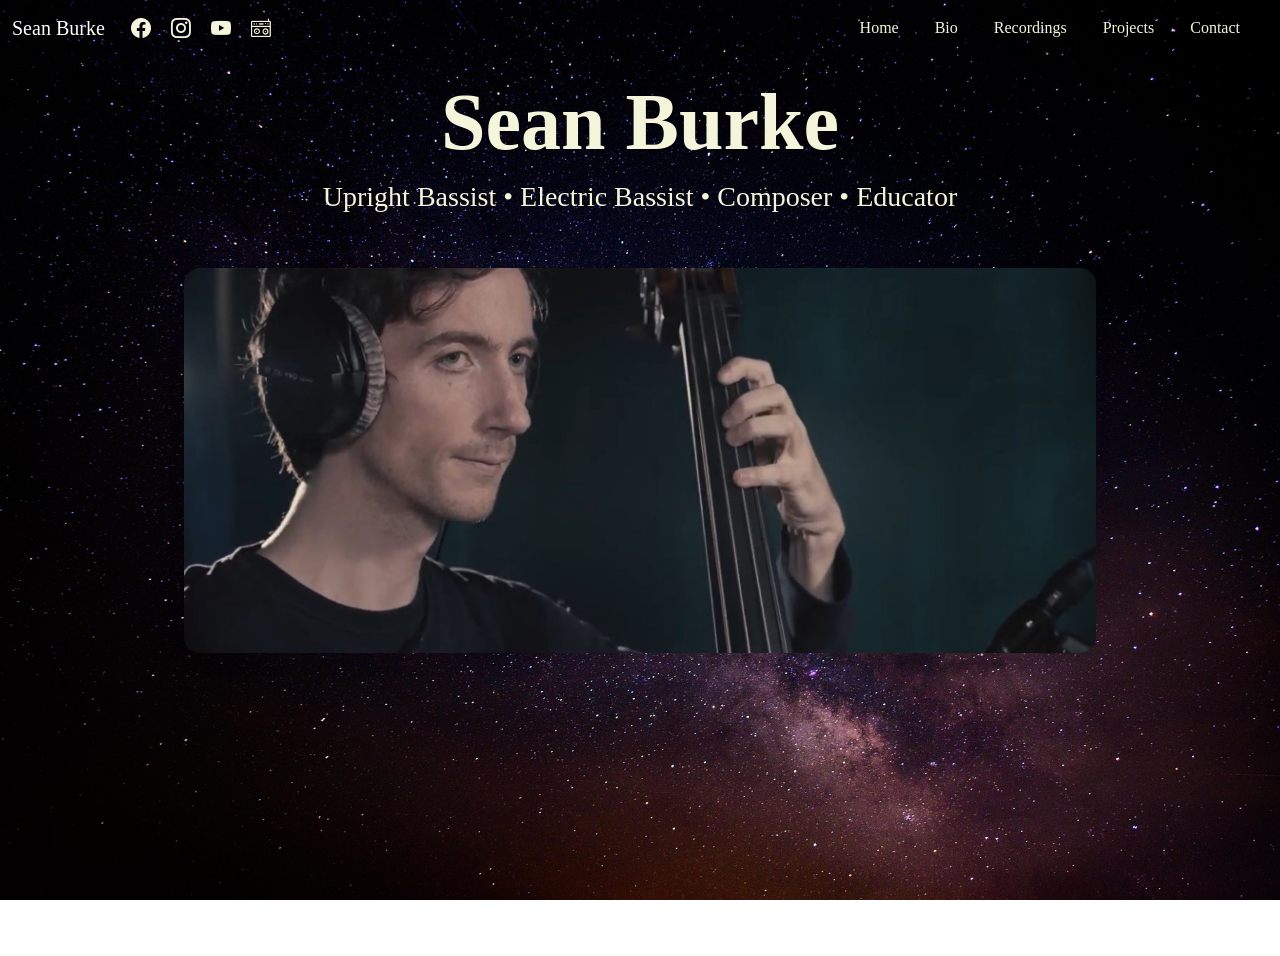
<file: index.html>
<!DOCTYPE html>
<html lang="en">

<head>
    <meta charset="UTF-8">
    <meta name="viewport" content="width=device-width, initial-scale=1.0">
    <title>Music</title>
    <link href="https://cdn.jsdelivr.net/npm/bootstrap@5.3.0/dist/css/bootstrap.min.css" rel="stylesheet">
    <link rel="stylesheet" href="https://cdn.jsdelivr.net/npm/bootstrap-icons@1.11.0/font/bootstrap-icons.css">
    <link rel="stylesheet" href="style.css">
</head>
<body>
    <div id="navbar-container"></div>
<main class="page container-fluid min-vh-100 d-flex flex-column align-items-center py-2">
  
  <div class="text-center mb-4">
    <h1 class="display-1 fw-bold">Sean Burke</h1>
    
    <h2 class="fs-3 opacity-100">
      Upright Bassist &bull; Electric Bassist &bull; Composer &bull; Educator
    </h2>
  </div>

  <div class="container">
    <div class="row justify-content-center">
      <div class="col-12 col-md-10 col-lg-10">
        <img src="images/03.jpg" 
             alt="Sean Burke" 
             class="img-fluid rounded-4 shadow opacity-90" 
             style="width: 100%; object-fit: cover;">
      </div>
    </div>
  </div>

</main>
    <script src="https://cdn.jsdelivr.net/npm/bootstrap@5.3.0/dist/js/bootstrap.bundle.min.js"></script>
    <script>
        fetch('navbar.html')
            .then(response => response.text())
            .then(data => document.getElementById('navbar-container').innerHTML = data);
    </script>
</body>
</file>
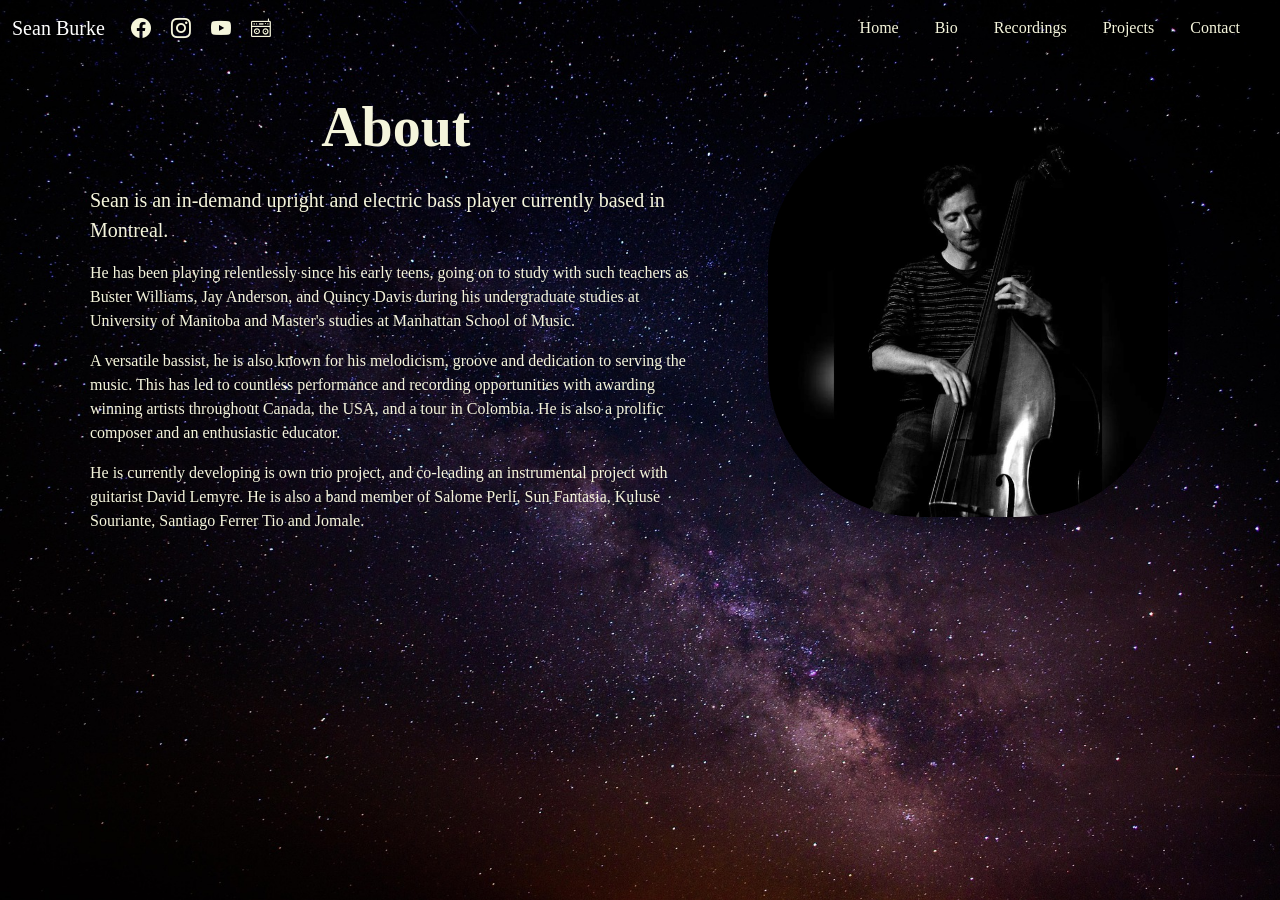
<file: bio.html>
<!DOCTYPE html>
<html lang="en">
<head>
    <meta charset="UTF-8">
    <meta name="viewport" content="width=device-width, initial-scale=1.0">
    <title>Bio</title>
    <link href="https://cdn.jsdelivr.net/npm/bootstrap@5.3.0/dist/css/bootstrap.min.css" rel="stylesheet">
    <link rel="stylesheet" href="https://cdn.jsdelivr.net/npm/bootstrap-icons@1.11.0/font/bootstrap-icons.css">
    <link rel="stylesheet" href="style.css">
</head>
<body>
    <div id="navbar-container"></div>
<main class="page py-2">
    <div class="container">
        <div class="row align-items-center">
            <div class="col-md-7 mb-4 mb-md-0">
                <div class="text-section">
                    <h1 class="display-4 fw-bold mb-4">About</h1>
                    <p class="lead">Sean is an in-demand upright and electric bass player currently based in Montreal.</p>
                    <p>He has been playing relentlessly since his early teens, going on to study with such teachers as Buster Williams, Jay Anderson, and Quincy Davis during his undergraduate studies at University of Manitoba and Master's studies at Manhattan School of Music.</p>
                    <p>A versatile bassist, he is also known for his melodicism, groove and dedication to serving the music. This has led to countless performance and recording opportunities with awarding winning artists throughout Canada, the USA, and a tour in Colombia. He is also a prolific composer and an enthusiastic educator.</p>
                    <p>He is currently developing is own trio project, and co-leading an instrumental project with guitarist David Lemyre. He is also a band member of Salome Perli, Sun Fantasia, Kuluse Souriante, Santiago Ferrer Tio and Jomale.</p>
                </div>
            </div>

            <div class="col-md-5">
                <div class="bio-image">
                    <img src="images/image_me.jpg" class="img-fluid rounded-7 shadow" alt="Sean playing bass">
                </div>
            </div>
        </div>
    </div>
</main>
        <script src="https://cdn.jsdelivr.net/npm/bootstrap@5.3.0/dist/js/bootstrap.bundle.min.js"></script>
    <script>
        fetch('navbar.html')
            .then(response => response.text())
            .then(data => document.getElementById('navbar-container').innerHTML = data);
    </script>
</body>
</html>
</file>
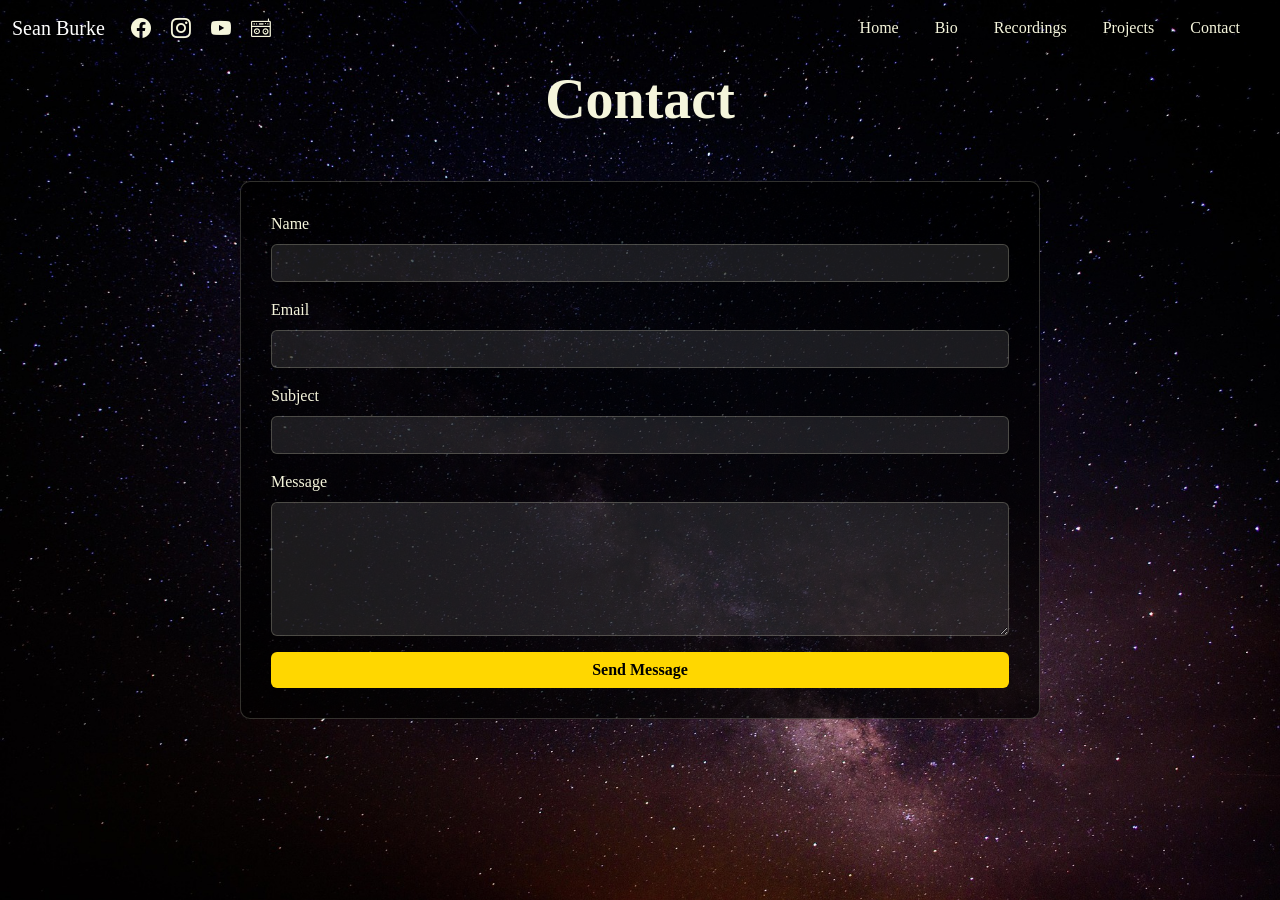
<file: contact.html>
<!DOCTYPE html>
<html lang="en">

<head>
    <meta charset="UTF-8">
    <meta name="viewport" content="width=device-width, initial-scale=1.0">
    <title>Music</title>
    <link href="https://cdn.jsdelivr.net/npm/bootstrap@5.3.0/dist/css/bootstrap.min.css" rel="stylesheet">
    <link rel="stylesheet" href="https://cdn.jsdelivr.net/npm/bootstrap-icons@1.11.0/font/bootstrap-icons.css">
    <link rel="stylesheet" href="style.css">
</head>
<body>
    <div id="navbar-container"></div>
     <main class="page">
   <h1 class="display-4 fw-bold mb-4">Contact</h1>
    
    <div class="container-fluid mt-5 col-12">
        <div class="form-wrapper">
                <form action="https://api.web3forms.com/submit" method="POST" class="contact-form">
                    <input type="hidden" name="access_key" value="126a3fd7-36ae-4f5d-b8cd-4f03a2632bde">
                    
                    <div class="mb-3">
                        <label for="name" class="form-label">Name</label>
                        <input type="text" name="name" class="form-control" id="name" required>
                    </div>
                    
                    <div class="mb-3">
                        <label for="email" class="form-label">Email</label>
                        <input type="email" name="email" class="form-control" id="email" required>
                    </div>
                    
                    <div class="mb-3">
                        <label for="subject" class="form-label">Subject</label>
                        <input type="text" name="subject" class="form-control" id="subject">
                    </div>
                    
                    <div class="mb-3">
                        <label for="message" class="form-label">Message</label>
                        <textarea name="message" class="form-control" id="message" rows="5" required></textarea>
                    </div>
                    
                    <button type="submit" class="btn btn-primary w-100">Send Message</button>
                </form>
            </div>
    </main>
    <script src="https://cdn.jsdelivr.net/npm/bootstrap@5.3.0/dist/js/bootstrap.bundle.min.js"></script>
    <script>
        // Load navbar
        fetch('navbar.html')
            .then(response => response.text())
            .then(data => document.getElementById('navbar-container').innerHTML = data);
    </script>
</body>
</file>
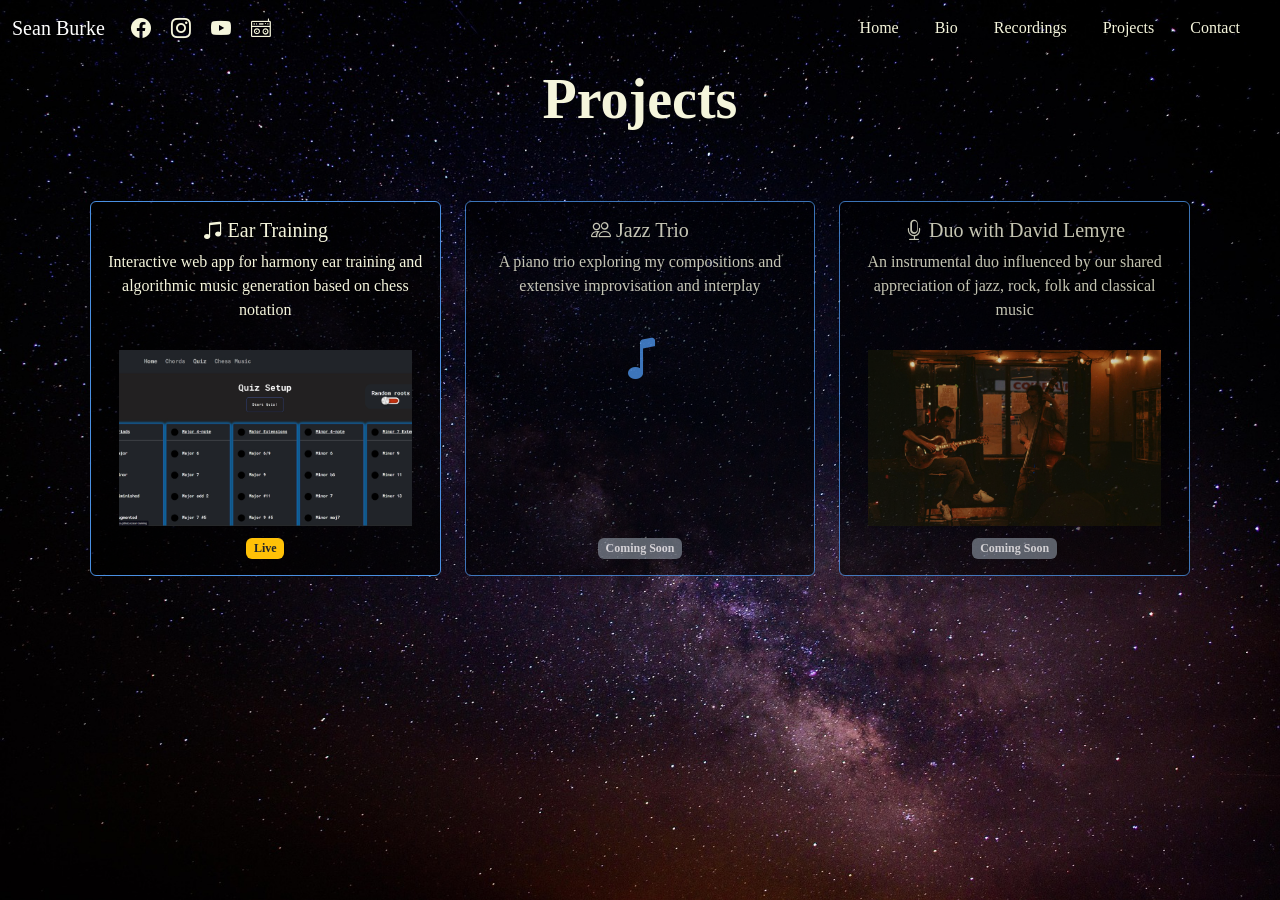
<file: projects.html>
<!DOCTYPE html>
<html lang="en">

<head>
    <meta charset="UTF-8">
    <meta name="viewport" content="width=device-width, initial-scale=1.0">
    <title>Music</title>
    <link href="https://cdn.jsdelivr.net/npm/bootstrap@5.3.0/dist/css/bootstrap.min.css" rel="stylesheet">
    <link rel="stylesheet" href="https://cdn.jsdelivr.net/npm/bootstrap-icons@1.11.0/font/bootstrap-icons.css">
    <link rel="stylesheet" href="style.css">
</head>
<body>
    <div id="navbar-container"></div>
     <main class="page">
    <h1 class="display-4 fw-bold mb-4">Projects</h1>
    <div class="container mt-5">
        <div class="row g-4">
            <div class="col-md-6 col-lg-4">
                <a href="https://seaneaburke.github.io/ear-training/" target="_blank" style="text-decoration: none;">
                    <div class="card h-100 project-card">
                        
                        <div class="card-body">
                            <h5 class="card-title"><i class="bi bi-music-note-beamed"></i> Ear Training</h5>
                            <p class="card-text">Interactive web app for harmony ear training and algorithmic music generation based on chess notation</p>
                            <img src="images/eartraining_screenshot.jpg" class="card-img-top" alt="Ear Training">
                            <span class="badge bg-warning text-dark">Live</span>
                        </div>
                    </div>
                </a>
            </div>

            <div class="col-md-6 col-lg-4">
                <div class="card h-100 project-card project-card-disabled">
                    
                    <div class="card-body">
                        <h5 class="card-title"><i class="bi bi-people"></i> Jazz Trio</h5>
                        <p class="card-text">A piano trio exploring my compositions and extensive improvisation and interplay </p>
                        <i class="bi bi-music-note card-icon"></i>
                        <span class="badge bg-secondary">Coming Soon</span>
                    </div>
                </div>
            </div>

            <div class="col-md-6 col-lg-4">
                <div class="card h-100 project-card project-card-disabled">
                    <div class="card-body">
                        <h5 class="card-title"><i class="bi bi-mic"></i> Duo with David Lemyre</h5>
                        <p class="card-text">An instrumental duo influenced by our shared appreciation of jazz, rock, folk and classical music</p>
                        <img src="images/david and i.jpg" class="card-img-bottom" alt="Duo with David Lemyre">
                        <span class="badge bg-secondary">Coming Soon</span>
                    </div>
                    
                </div>
            </div>
        </div>
    </div>
</main>
    <script src="https://cdn.jsdelivr.net/npm/bootstrap@5.3.0/dist/js/bootstrap.bundle.min.js"></script>
    <script>
        fetch('navbar.html')
            .then(response => response.text())
            .then(data => document.getElementById('navbar-container').innerHTML = data);
    </script>
</body>
</file>
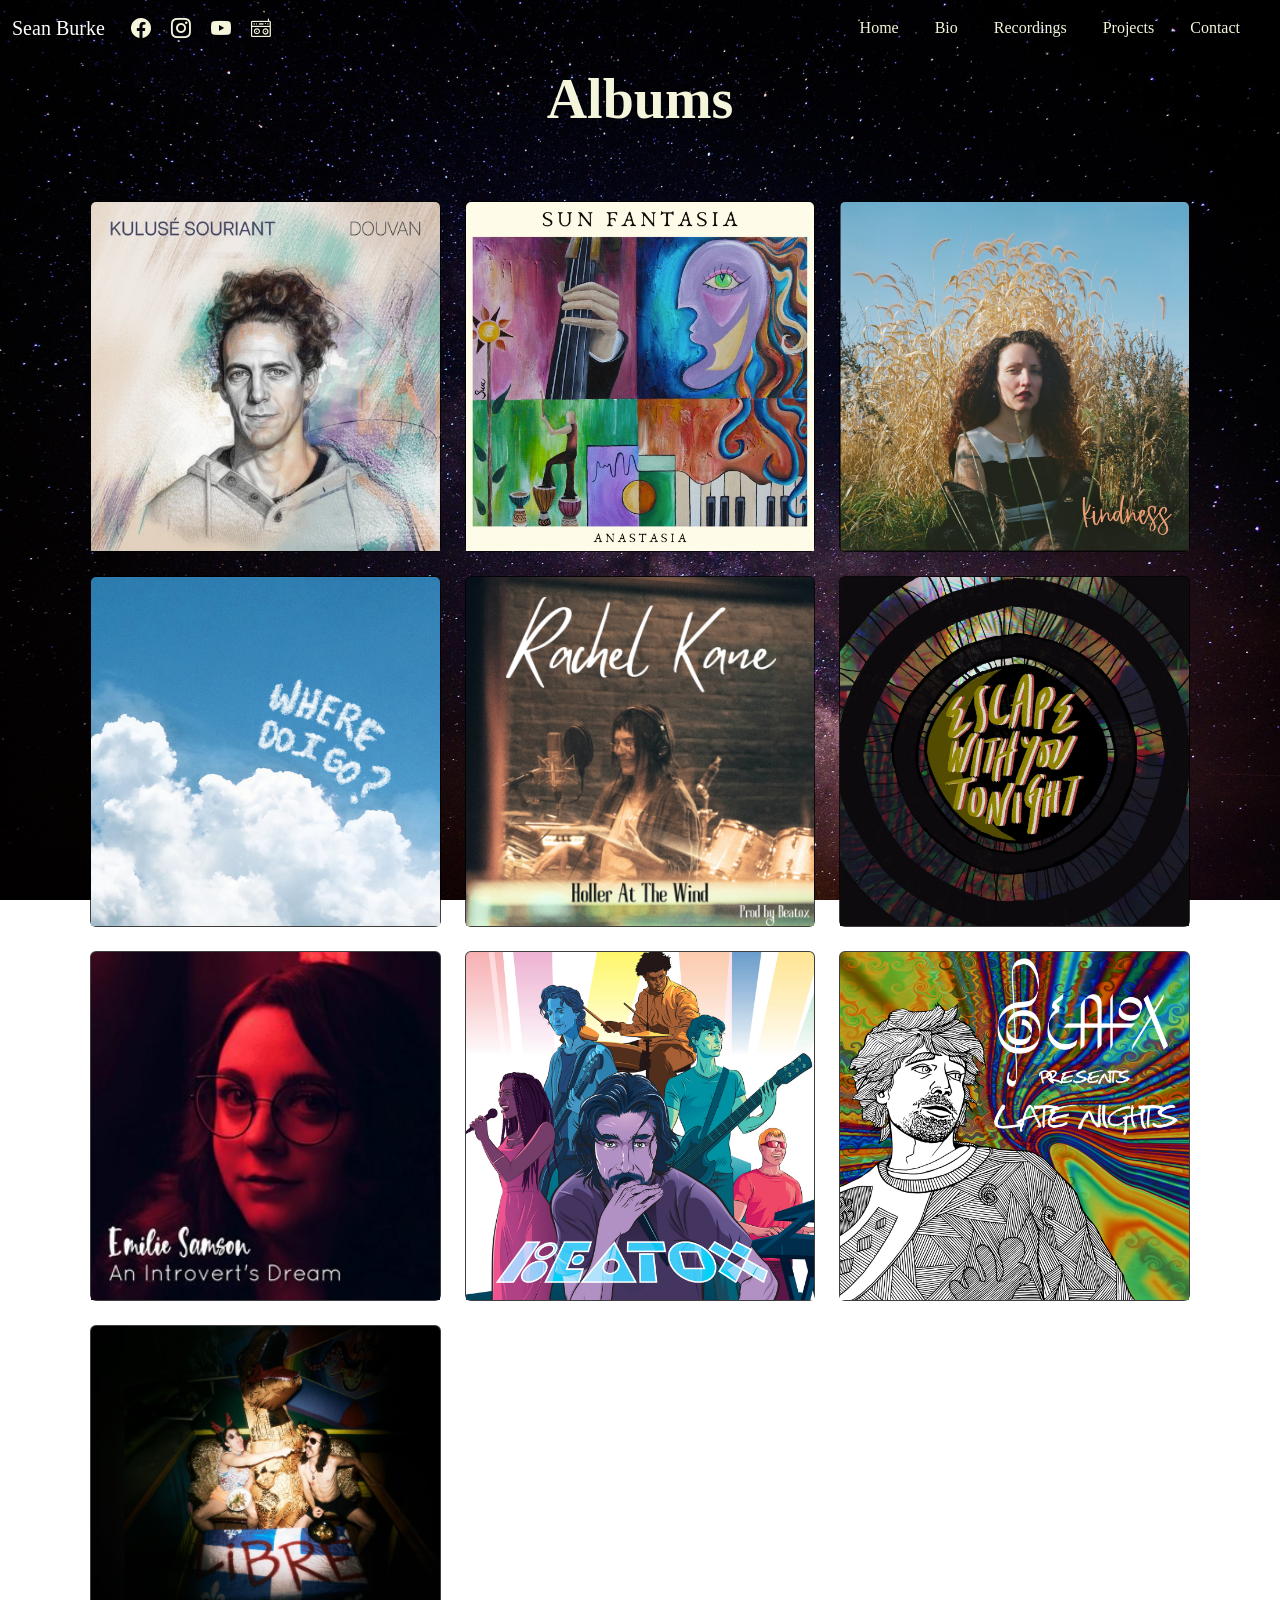
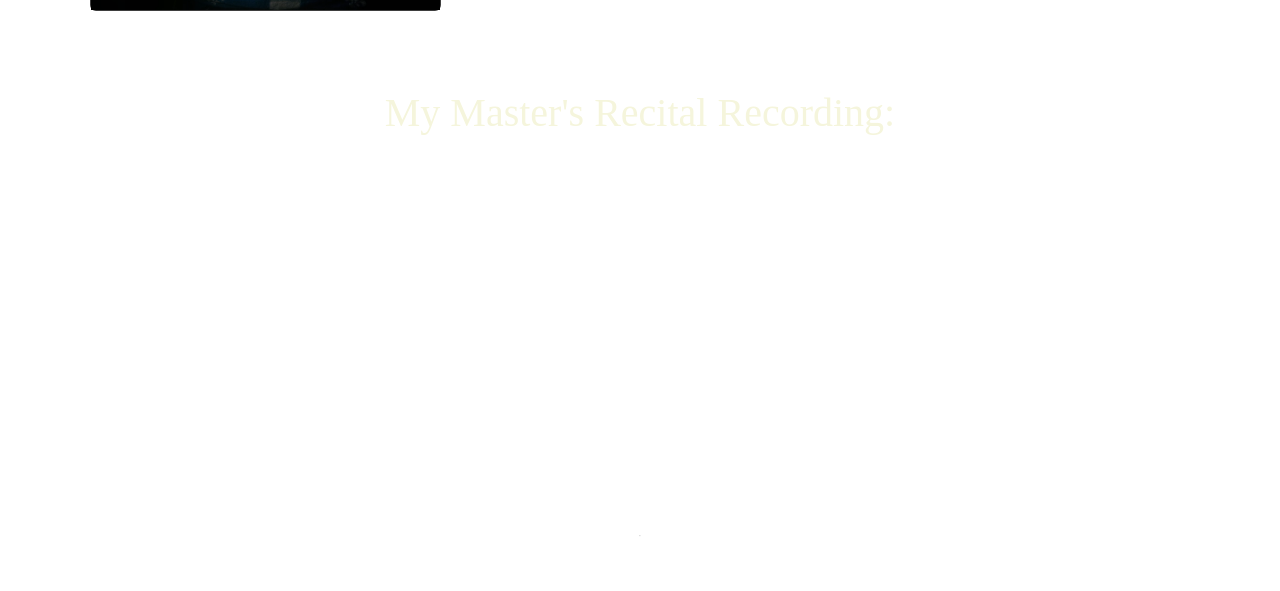
<file: recordings.html>
<!DOCTYPE html>
<html lang="en">

<head>
    <meta charset="UTF-8">
    <meta name="viewport" content="width=device-width, initial-scale=1.0">
    <title>Music</title>
    <link href="https://cdn.jsdelivr.net/npm/bootstrap@5.3.0/dist/css/bootstrap.min.css" rel="stylesheet">
    <link rel="stylesheet" href="https://cdn.jsdelivr.net/npm/bootstrap-icons@1.11.0/font/bootstrap-icons.css">
    <link rel="stylesheet" href="style.css">
</head>
<body>
    <div id="navbar-container"></div>
     <main class="page">
    <h1 class="display-4 fw-bold mb-4">Albums</h1>
     <div class="container mt-5">        
        <div class="row g-4">
               <div class="col-md-6 col-lg-4">
                <a href="https://www.kulusesouriant.com/en/douvan/" style="text-decoration: none;">
                    <div class="card h-100 album-card">
                        <img src="images/kuluse.jpg" class="card-img-top" alt="Douvan">

                    </div>
                </a>
            </div>
            <div class="col-md-6 col-lg-4">
                <a href="https://sunfantasia.bandcamp.com/album/anastasia-2" style="text-decoration: none;">
                    <div class="card h-100 album-card">
                        <img src="images/anastasia.jpg" class="card-img-top" alt="Anastasia">

                    </div>
                </a>
            </div>

            <div class="col-md-6 col-lg-4">
                <a href="https://salomeperli.bandcamp.com/track/kindness-extended-version" style="text-decoration: none;">
                    <div class="card h-100 album-card">
                        <img src="images/kindness.jpg" class="card-img-top" alt="Kindness">

                    </div>
                </a>
            </div>

            <div class="col-md-6 col-lg-4">
                <a href="https://dreaxu.bandcamp.com/album/where-do-i-go" style="text-decoration: none;">
                    <div class="card h-100 album-card">
                        <img src="images/wheredoigo.jpg" class="card-img-top" alt="Where Do I Go">

                    </div>
                </a>
            </div>

            <div class="col-md-6 col-lg-4">
                <a href="https://open.spotify.com/album/5uVlgnnB0IRyFztFKxvRkx" style="text-decoration: none;">
                    <div class="card h-100 album-card">
                        <img src="images/rachelkane.png" class="card-img-top" alt="Where Do I Go">

                    </div>
                </a>
            </div>

            <div class="col-md-6 col-lg-4">
                <a href="https://beatox.bandcamp.com/track/escape-with-you-tonight-feat-kehlsea" style="text-decoration: none;">
                    <div class="card h-100 album-card">
                        <img src="images/escape.jpg" class="card-img-top" alt="Where Do I Go">

                    </div>
                </a>
            </div>

            <div class="col-md-6 col-lg-4">
                <a href="https://open.spotify.com/album/6Cg1265MZFfyKNJVvNM02s" style="text-decoration: none;">
                    <div class="card h-100 album-card">
                        <img src="images/Emilie-Samson-An-Introverts-Dream-CD-Cover.jpg" class="card-img-top" alt="Where Do I Go">

                    </div>
                </a>
            </div>

            <div class="col-md-6 col-lg-4">
                <a href="https://beatox.bandcamp.com/album/beatox-experiment" style="text-decoration: none;">
                    <div class="card h-100 album-card">
                        <img src="images/beatoxexperiment.jpg" class="card-img-top" alt="Where Do I Go">

                    </div>
                </a>
            </div>

            <div class="col-md-6 col-lg-4">
                <a href="https://beatox.bandcamp.com/album/late-nights" style="text-decoration: none;">
                    <div class="card h-100 album-card">
                        <img src="images/latenights.jpg" class="card-img-top" alt="Where Do I Go">
       
                    </div>
                </a>
            </div>

                        <div class="col-md-6 col-lg-4">
                <a href="https://www.youtube.com/watch?v=0Sa9GQddnag" style="text-decoration: none;">
                    <div class="card h-100 album-card">
                        <img src="images/quebeclibre.png" class="card-img-top" alt="Where Do I Go">
       
                    </div>
                </a>
            </div>
        </div>
    </div>
<div class="container-fluid d-flex flex-column align-items-center mt-5 mb-5">
    
    <div class="row w-100 justify-content-center">
        <div class="col-12 col-md-8 text-center">
            
            <h1 class="mb-4">My Master's Recital Recording:</h1>
            
            <div class="mx-auto" style="max-width: 900px;">
                <iframe 
                    width="100%" 
                    height="360" 
                    scrolling="no" 
                    frameborder="yes" 
                    allow="autoplay" 
                    src="https://w.soundcloud.com/player/?url=https%3A//api.soundcloud.com/playlists/soundcloud%253Aplaylists%253A1239106585&color=%23ff9900&auto_play=false&hide_related=false&show_comments=true&show_user=true&show_reposts=false&show_teaser=true">
                </iframe>
            </div>
                        
            <div style="font-size: 10px; color: #cccccc; line-break: anywhere; word-break: normal; overflow: hidden; white-space: nowrap; text-overflow: ellipsis; font-family: Interstate, Lucida Grande, Lucida Sans Unicode, Lucida Sans, Garuda, Verdana, Tahoma, sans-serif; font-weight: 100;">
                <a href="https://soundcloud.com/seanbass" title="SeanBass" target="_blank" style="color: #cccccc; text-decoration: none;"></a> 
                · 
                <a href="https://soundcloud.com/seanbass/sets/sean-burke-project" title="Sean Burke project" target="_blank" style="color: #cccccc; text-decoration: none;"></a>
            </div>
            
        </div>
    </div>
</div>
</main>   
<script src="https://cdn.jsdelivr.net/npm/bootstrap@5.3.0/dist/js/bootstrap.bundle.min.js"></script>
    <script>
        fetch('navbar.html')
            .then(response => response.text())
            .then(data => document.getElementById('navbar-container').innerHTML = data);
    </script>
</body>
</file>
<file: style.css>
body {
    background-image: url('images/stars-1845140_1920.jpg');
    background-size: cover;
    background-attachment: fixed;
    background-repeat: no-repeat;
    background-position: center;
    min-height: 100vh;
    color: #F5F5DC;
    font-family: 'Verdana', 'Garamond', Times, serif;
    display: flex;
    flex-direction: column;
    margin: 0;
    padding: 0;
}


/* Simple page fade-in */
.page > * {
  opacity: 0;
  animation: fadeIn 0.4s ease-out forwards;
}

.page > *:nth-child(1) { animation-delay: 0.05s; }
.page > *:nth-child(2) { animation-delay: 0.1s; }
.page > *:nth-child(3) { animation-delay: 0.15s; }
.page > *:nth-child(4) { animation-delay: 0.2s; }
.page > *:nth-child(5) { animation-delay: 0.25s; }

@keyframes fadeIn {
  to {
    opacity: 1;
  }
}

/* Respect reduced motion */
@media (prefers-reduced-motion: reduce) {
  .page > * {
    animation: none;
    opacity: 1;
  }
}


h1, h2 {
    margin: 10px 0;
    text-align: center;
}

.navbar {
    background: transparent;
}

.navbar-social {
    color: #F5F5DC;
    font-size: 20px;
    text-decoration: none;
    margin: 0 10px;
    transition: color 0.3s;
    
}

.navbar-social:hover {
    color: #FFD700;
}

.nav-link {
    color: #F5F5DC;
    transition: color 0.3s;
    margin-right: 20px;
}

.nav-link:hover {
    color: #FFD700 !important;
}

.album-card {
    background-color: rgba(0, 0, 0, 0.7);
    /* border: 1px solid #F5F5DC; */
    transition: all 0.3s ease;
    color: #F5F5DC;
}

.album-card:hover {
    transform: translateY(-10px);
    box-shadow: 0 8px 20px rgba(255, 215, 0, 0.3);
    border-color: #FFD700;
}

.album-card .card-title {
    color: #F5F5DC;
}

.album-card .card-text {
    color: #B0B0B0;
}

.album-card .card-body {
    display: none;
}

.project-card {
    background-color: rgba(0, 0, 0, 0.7);
    border: 1px solid #4A90E2;
    transition: all 0.3s ease;
    color: #F5F5DC;
    text-align: center;
    display: flex;
    flex-direction: column;
}

.project-card .card-body {
    display: flex;
    flex-direction: column;
    flex: 1;
}

.project-card .badge {
    margin-top: auto;
    align-self: center;
}

.project-card:hover {
   transform: translateY(-10px);
    box-shadow: 0 8px 20px rgba(255, 215, 0, 0.3);
    border-color: #FFD700;
}

.project-card .card-title {
    border-color: #FFD700;
}

.project-card-disabled {
    opacity: 0.8;
}

.project-card-disabled:hover {
    transform: none;
    box-shadow: 0 4px 10px #FFD700;
}

.card-icon {
    font-size: 48px;
    color: #4A90E2;
    display: flex;
    justify-content: center;
    padding: 20px 0 0 0;
}

.project-card .card-img-top {
    height: 200px;
    object-fit: cover;
    padding: 12px;
    box-sizing: border-box;
}

.project-card .card-img-bottom {
    height: 200px;
    object-fit: cover;
    border-bottom-left-radius: calc(0.375rem - 1px);
    border-bottom-right-radius: calc(0.375rem - 1px);
    padding: 12px;
    box-sizing: border-box;
}

.image-container {
    display: flex;
    justify-content: center;
    align-items: center;
    flex: 1;
    padding: 10px;
}

.home-image {
    width: 70%;
   
    max-width: 100%;
    max-height: 50%;
    height: auto;
    object-fit: contain;
    border-radius: 15px;
    opacity: 0.9;
    
}


.container {
    display: flex;
    gap: 20px;
    padding: 20px;
    align-items: flex-start;
}

.text-section {
    flex: 1;
    padding-right: 20px;
}

.bio-image {
    flex: 1;
    display: flex;
    justify-content: center;
}

.bio-image img {
    width: 90%; 
    border-radius: 150px;
    box-shadow: inset 0 0 30px rgba(0, 0, 0, 0.6);
}
/* Contact Form Styles */
.form-wrapper {
    display: flex;
    justify-content: center;
    width: 100%;
}

.contact-form {
    width: 90%; 
    max-width: 800px;
    background-color: rgba(0, 0, 0, 0.7);
    padding: 30px;
    border-radius: 10px;
    border: 1px solid rgba(245, 245, 220, 0.2);
}

.contact-form .form-label {
    color: #F5F5DC;
    font-weight: 500;
}

.contact-form .form-control {
    background-color: rgba(255, 255, 255, 0.1);
    border: 1px solid rgba(245, 245, 220, 0.3);
    color: #F5F5DC;
}

.contact-form .form-control:focus {
    background-color: rgba(255, 255, 255, 0.15);
    border-color: #FFD700;
    color: #F5F5DC;
    box-shadow: 0 0 5px rgba(255, 215, 0, 0.5);
}

.contact-form .btn-primary {
    background-color: #FFD700;
    border: none;
    color: #000;
    font-weight: 600;
    transition: all 0.3s ease;
}

.contact-form .btn-primary:hover {
    background-color: #FFC700;
    transform: translateY(-2px);
    box-shadow: 0 5px 15px rgba(255, 215, 0, 0.4);
}

.contact-form .btn-primary:active {
    transform: translateY(0);
}
</file>
